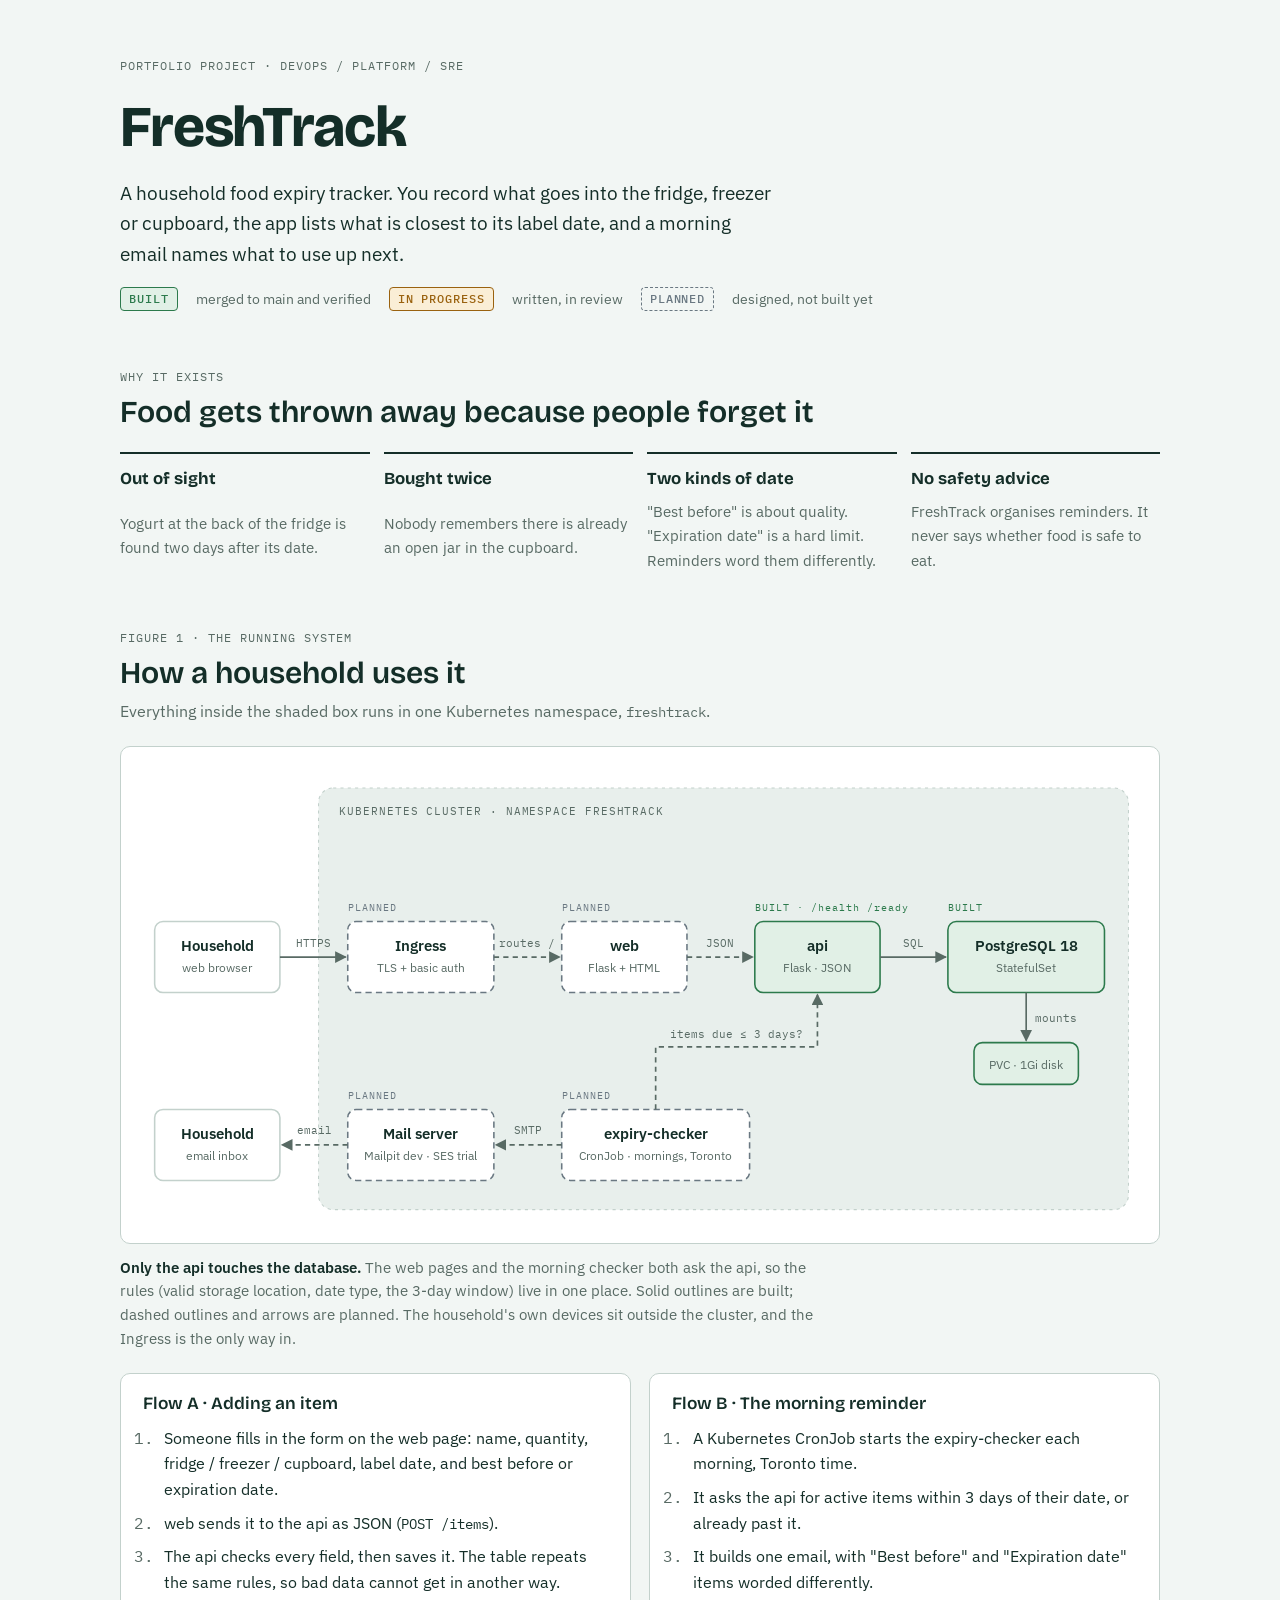
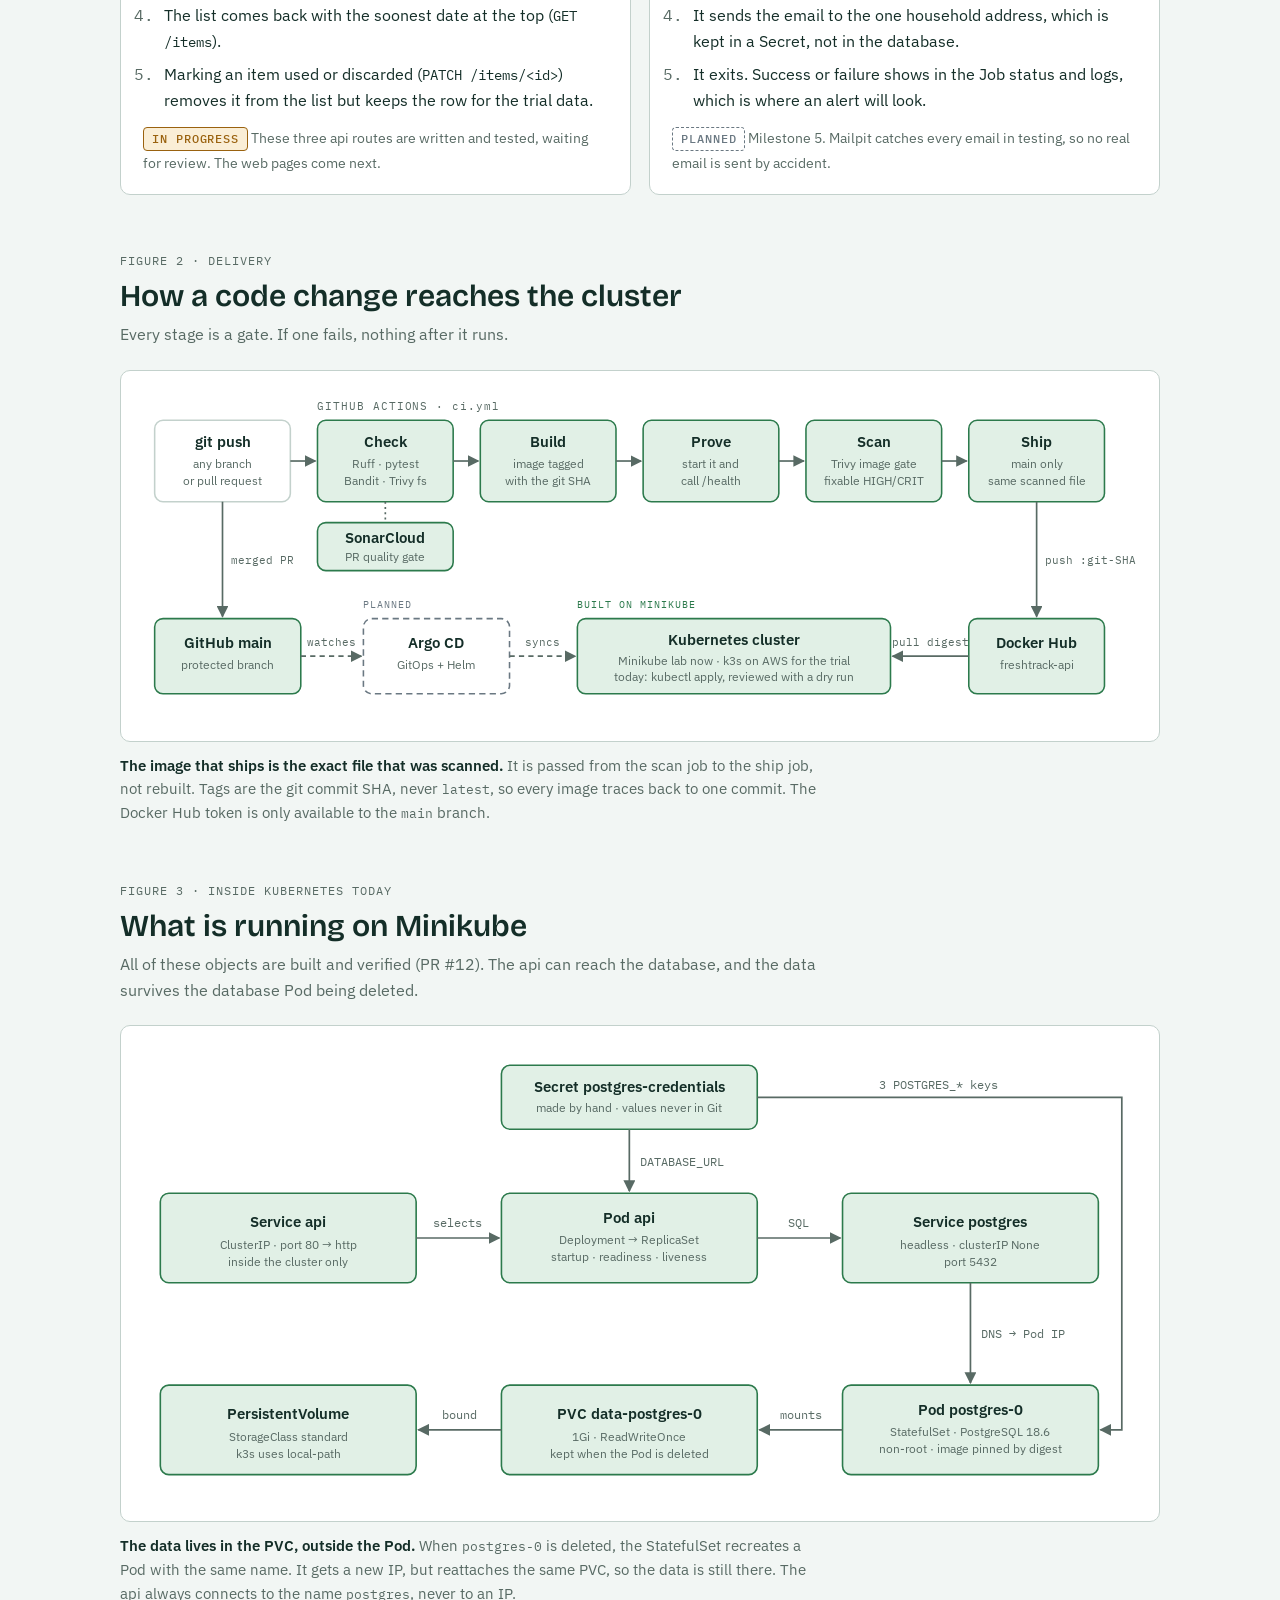
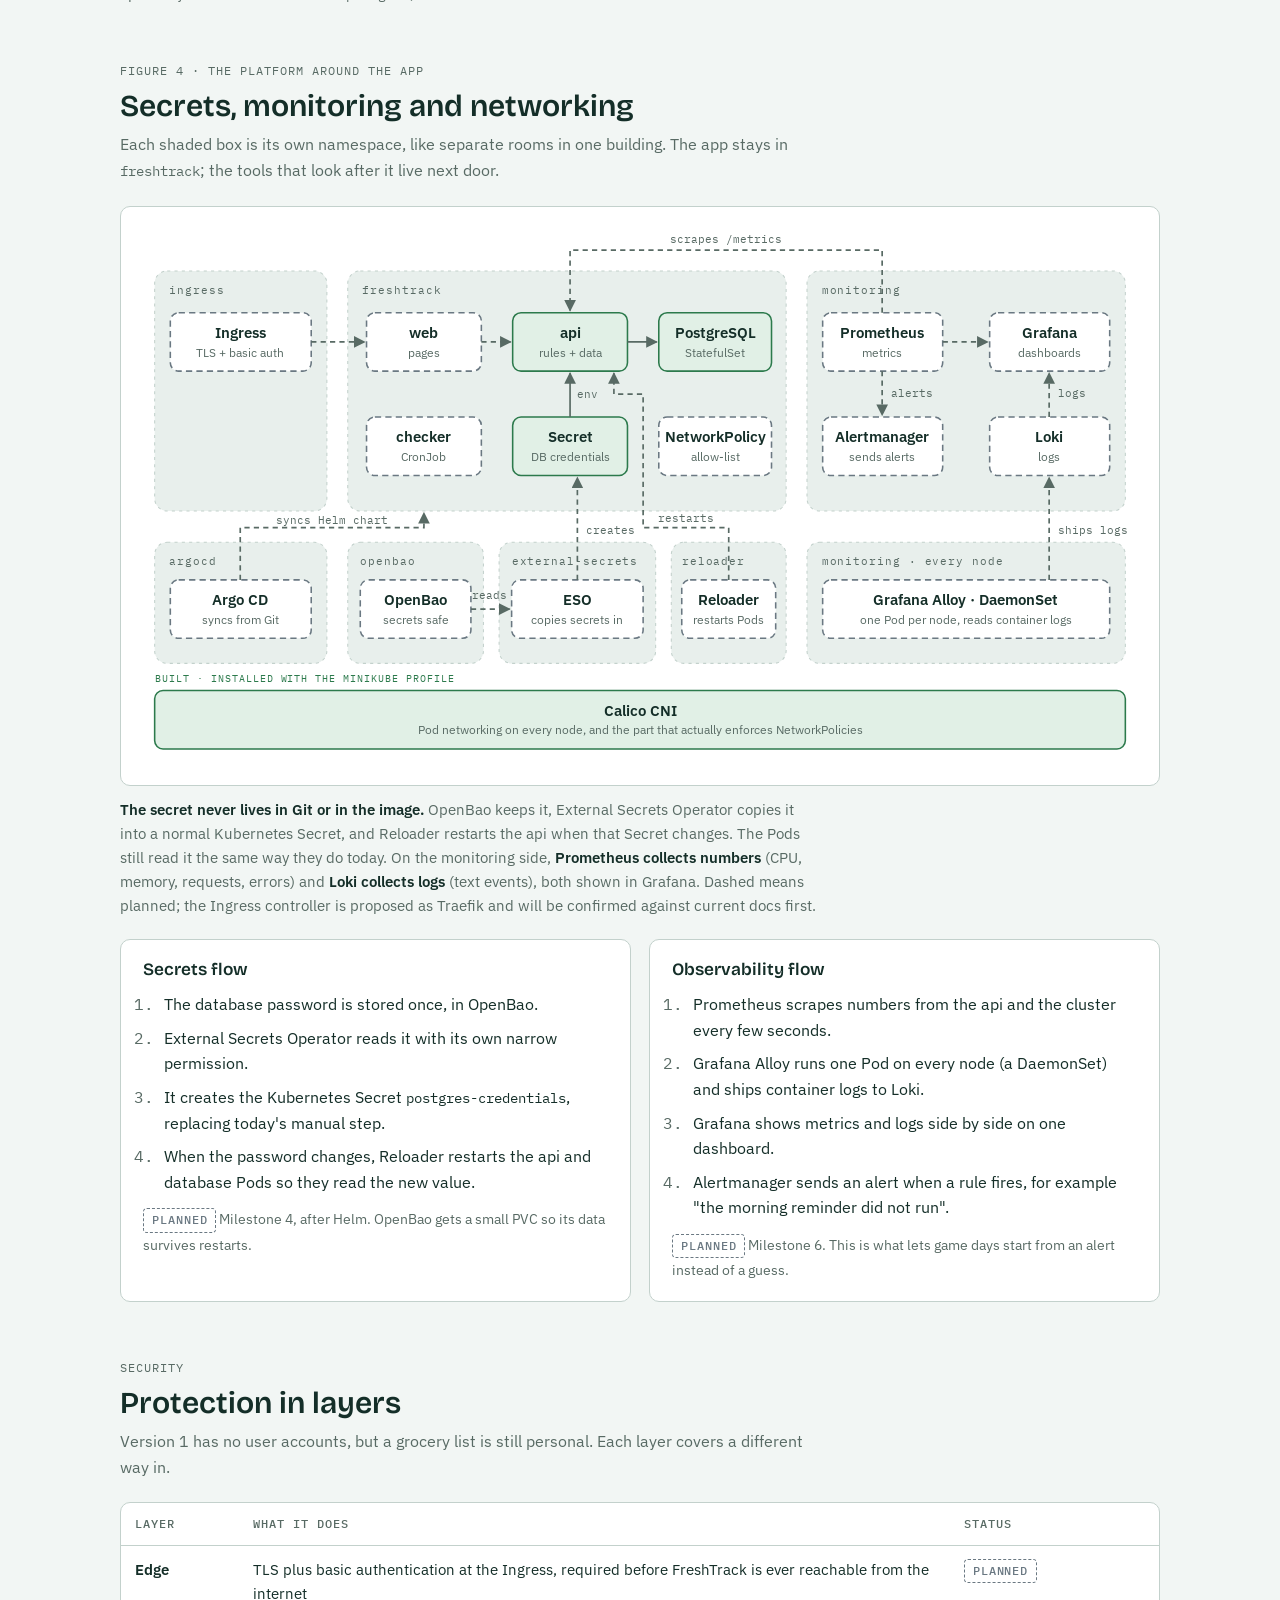
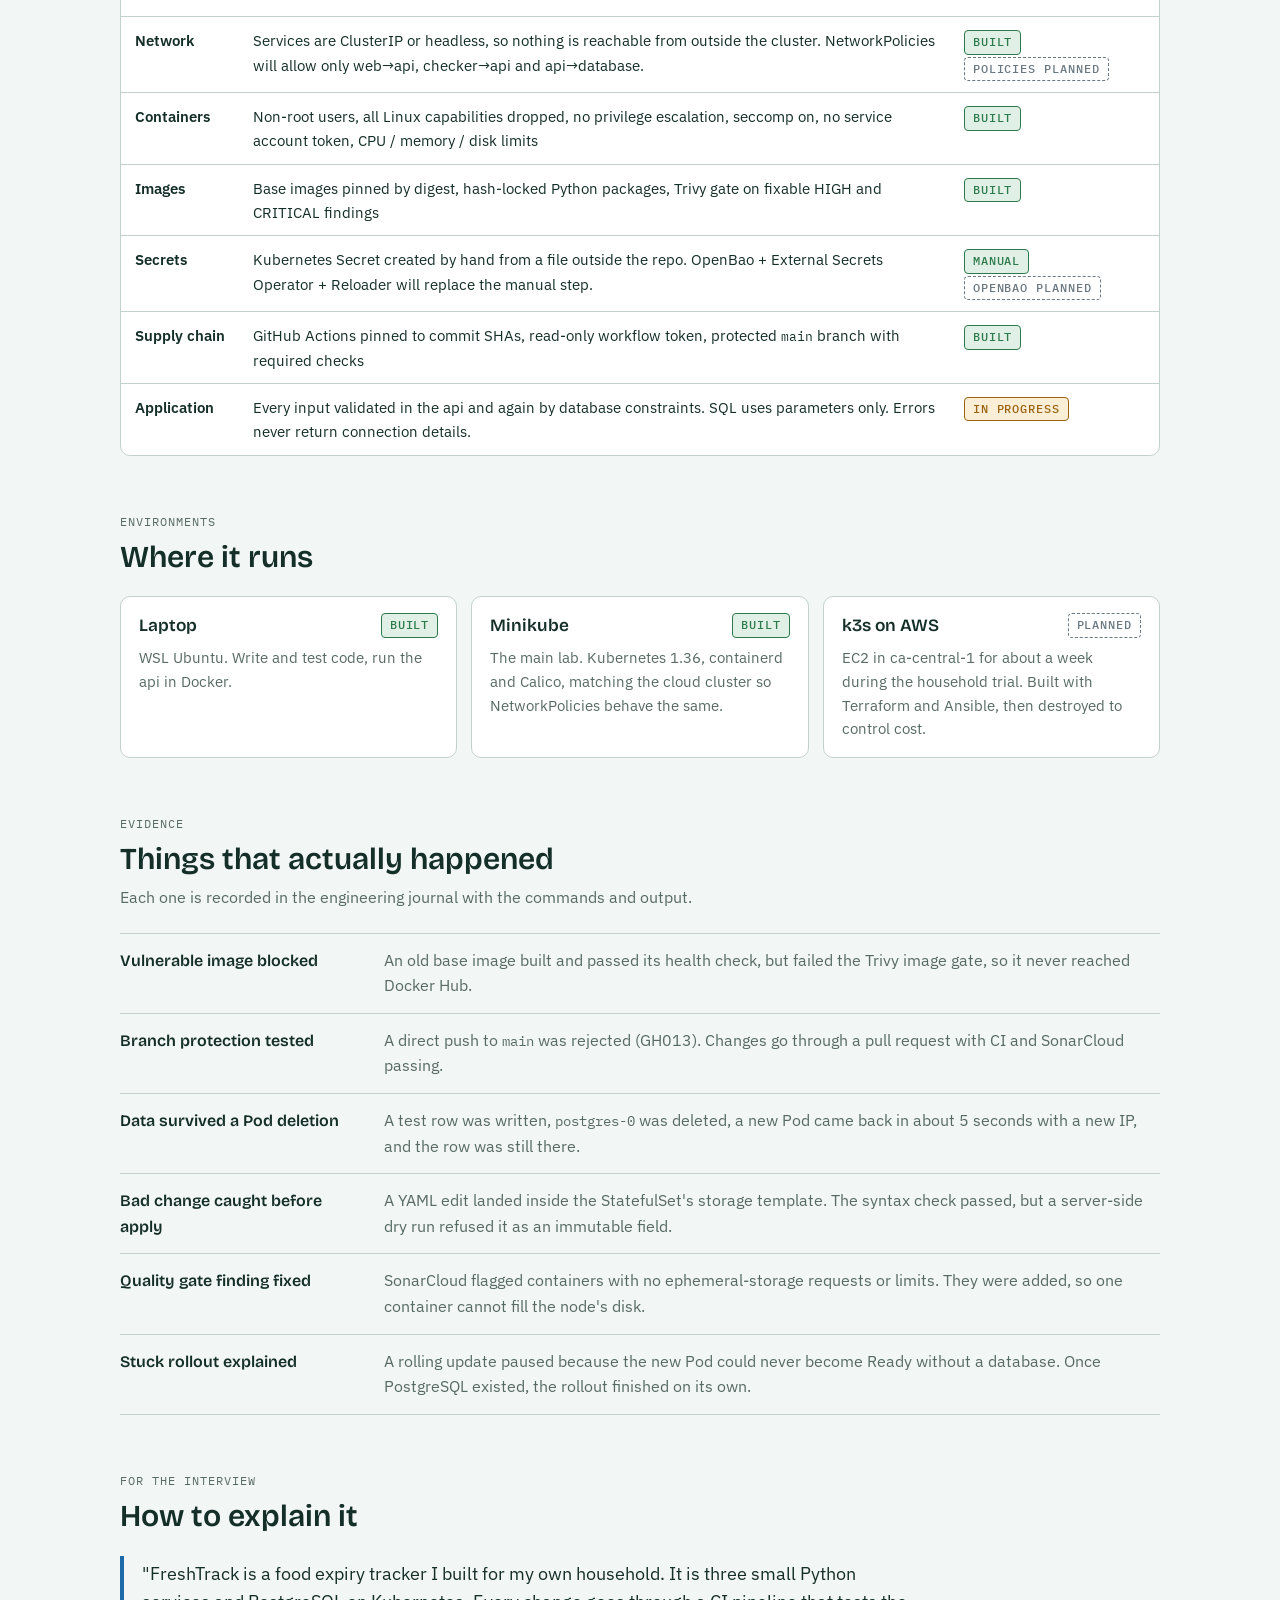
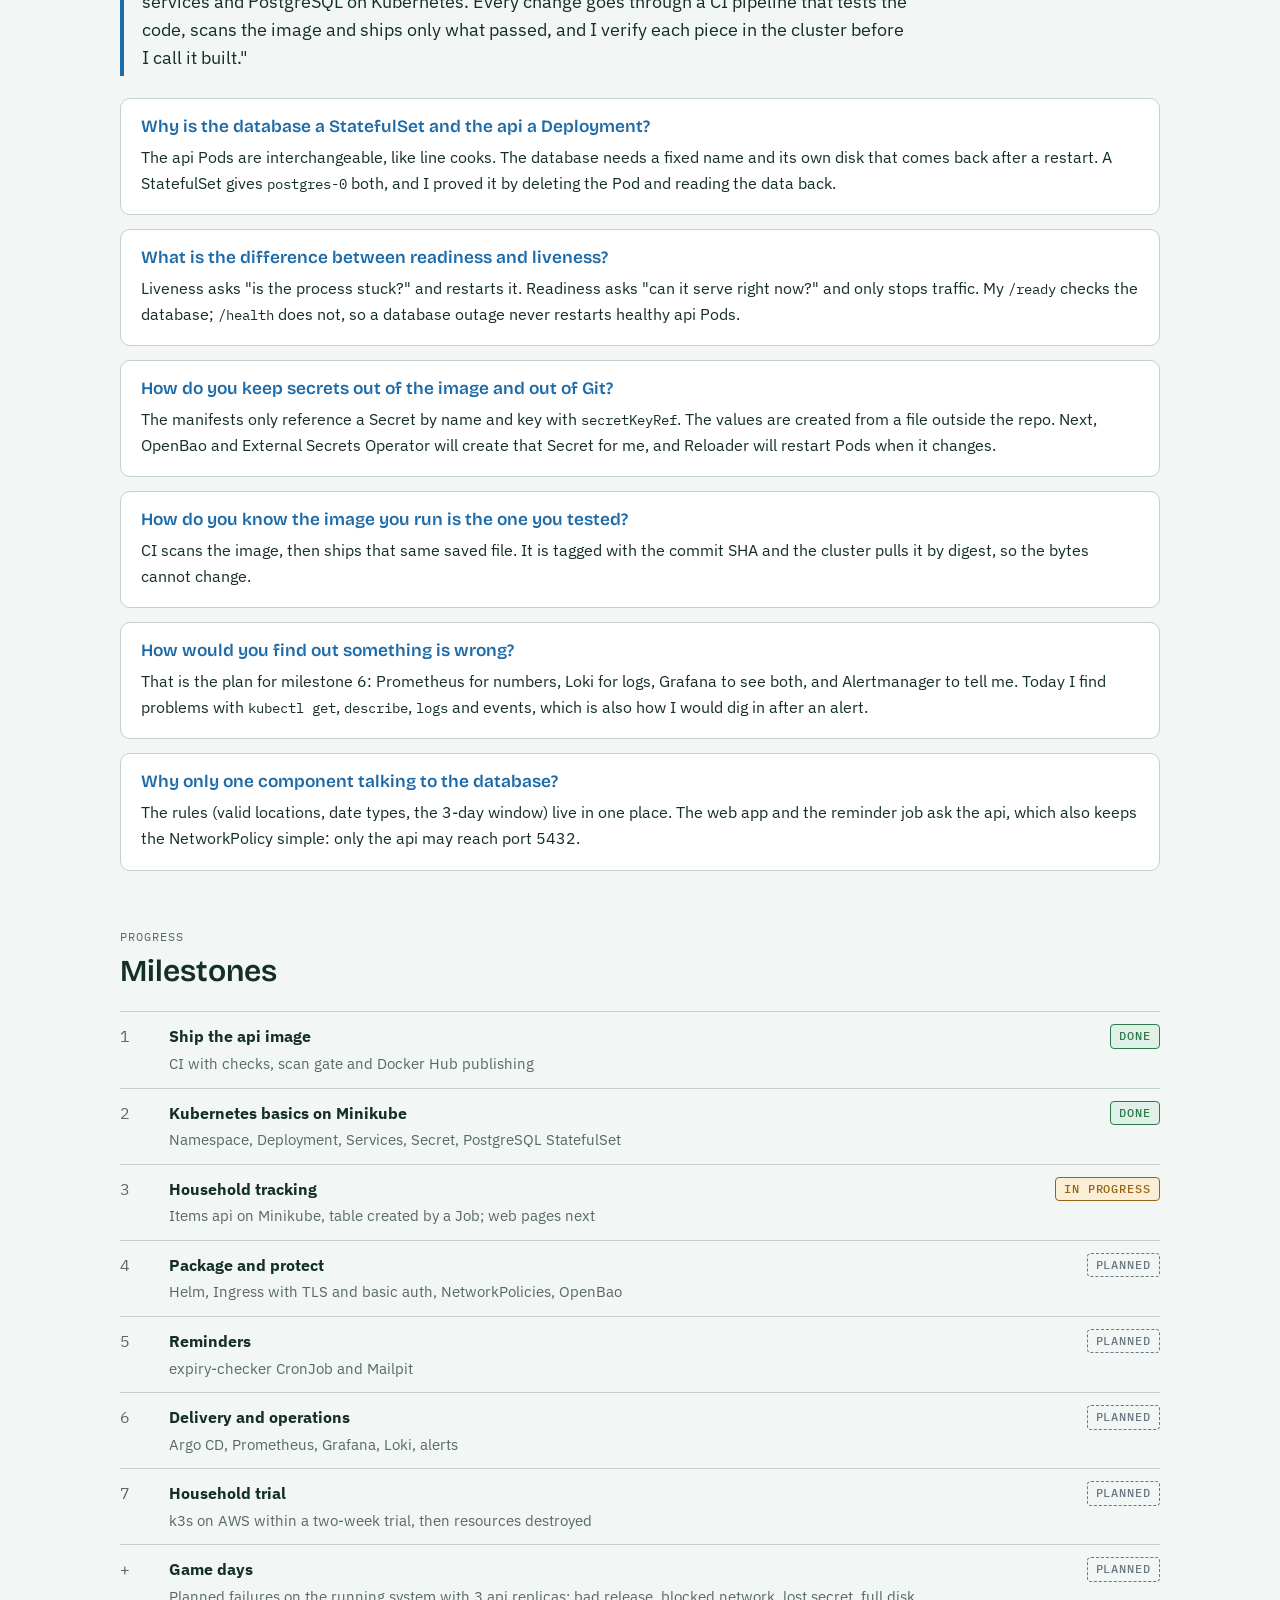
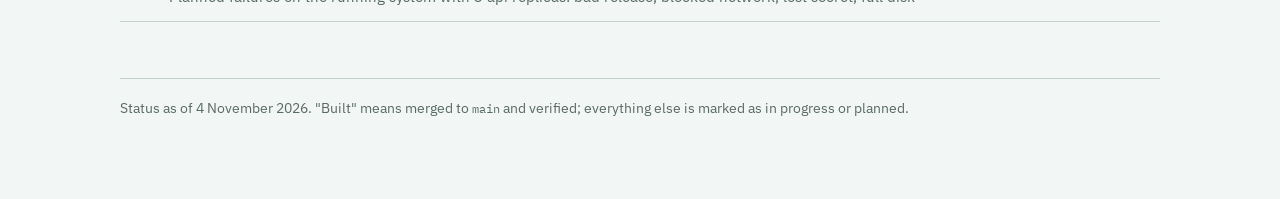
<file: docs/system-map.html>
<!doctype html>
<html lang="en">
<head>
<meta charset="utf-8">
<meta name="viewport" content="width=device-width, initial-scale=1, viewport-fit=cover">
<title>FreshTrack System Map</title>
<link rel="preconnect" href="https://fonts.googleapis.com">
<link rel="preconnect" href="https://fonts.gstatic.com" crossorigin>
<link rel="stylesheet" href="https://fonts.googleapis.com/css2?family=Bricolage+Grotesque:opsz,wght@12..96,600;12..96,750&family=IBM+Plex+Sans:wght@400;500;600&family=IBM+Plex+Mono:wght@400;500&display=swap">
<style>
/* Layout: one reading column with wide figures; cold-chain greens, status shown like date stickers. */
:root {
  --bg: #F2F6F4;
  --surface: #FFFFFF;
  --zone: #E8EFEC;
  --ink: #142E28;
  --muted: #586A64;
  --line: #C3D1CC;
  --accent: #1D6AA8;
  --built: #2C7A4C;
  --built-bg: #E1F0E6;
  --prog: #9A620F;
  --prog-bg: #FAEED6;
  --planned: #6A7882;
  --display: "Bricolage Grotesque", "Segoe UI", system-ui, sans-serif;
  --body: "IBM Plex Sans", "Segoe UI", system-ui, sans-serif;
  --mono: "IBM Plex Mono", ui-monospace, "SFMono-Regular", Menlo, monospace;
}
@media (prefers-color-scheme: dark) {
  :root:not([data-theme="light"]) {
    --bg: #0E1614; --surface: #15201D; --zone: #121C19; --ink: #E2ECE8; --muted: #93A59F;
    --line: #2D3D38; --accent: #74B6EC; --built: #72CF98; --built-bg: #16301F;
    --prog: #E7B65C; --prog-bg: #36290F; --planned: #8E9CA6; color-scheme: dark;
  }
}
:root[data-theme="dark"] {
  --bg: #0E1614; --surface: #15201D; --zone: #121C19; --ink: #E2ECE8; --muted: #93A59F;
  --line: #2D3D38; --accent: #74B6EC; --built: #72CF98; --built-bg: #16301F;
  --prog: #E7B65C; --prog-bg: #36290F; --planned: #8E9CA6; color-scheme: dark;
}

body {
  background: var(--bg);
  color: var(--ink);
  font-family: var(--body);
  font-size: 16px;
  line-height: 1.6;
}
.page {
  max-width: 1040px;
  margin: 0 auto;
  padding-left: max(16px, env(safe-area-inset-left, 0px));
  padding-right: max(16px, env(safe-area-inset-right, 0px));
  padding-block: 48px 72px;
  display: grid;
  gap: 56px;
}
h1, h2, h3 { font-family: var(--display); line-height: 1.15; text-wrap: balance; margin: 0; }
h1 { font-size: clamp(2.4rem, 6vw, 3.6rem); font-weight: 750; letter-spacing: -0.02em; }
h2 { font-size: clamp(1.45rem, 3vw, 1.9rem); font-weight: 600; }
h3 { font-size: 1.08rem; font-weight: 600; }
p { margin: 0; }
.prose { max-width: 68ch; display: grid; gap: 14px; }
.eyebrow {
  font-family: var(--mono); font-size: 0.78rem; letter-spacing: 0.08em;
  text-transform: uppercase; color: var(--muted);
}
code, .mono { font-family: var(--mono); font-size: 0.88em; }
section { display: grid; gap: 22px; }
.head { display: grid; gap: 8px; max-width: 70ch; }
.head p { color: var(--muted); }

/* Hero */
.hero { display: grid; gap: 18px; }
.lede { font-size: 1.18rem; max-width: 60ch; }
.legend { display: flex; flex-wrap: wrap; gap: 10px 18px; align-items: center; font-size: 0.9rem; color: var(--muted); }

/* Status stickers, like a date label on a package */
.tag {
  display: inline-flex; align-items: center; gap: 6px;
  font-family: var(--mono); font-size: 0.72rem; font-weight: 500;
  letter-spacing: 0.08em; text-transform: uppercase;
  padding: 2px 8px; border-radius: 4px; border: 1.5px solid; white-space: nowrap;
}
.tag.built { color: var(--built); background: var(--built-bg); border-color: var(--built); }
.tag.prog { color: var(--prog); background: var(--prog-bg); border-color: var(--prog); }
.tag.planned { color: var(--planned); border-style: dashed; border-color: var(--planned); background: transparent; }

/* Problem strip */
.facts { display: grid; grid-template-columns: repeat(auto-fit, minmax(220px, 1fr)); gap: 14px; }
.fact { border-top: 2px solid var(--ink); padding-top: 12px; display: grid; gap: 6px; }
.fact strong { font-family: var(--display); font-size: 1.05rem; }
.fact span { color: var(--muted); font-size: 0.95rem; }

/* Figures */
figure { margin: 0; display: grid; gap: 12px; }
.fig-box {
  background: var(--surface); border: 1px solid var(--line); border-radius: 10px;
  padding: 18px; overflow-x: auto;
}
.fig-box svg { display: block; width: 100%; min-width: 680px; height: auto; }
figcaption { color: var(--muted); font-size: 0.93rem; max-width: 78ch; }
figcaption b { color: var(--ink); font-weight: 600; }

svg text { font-family: var(--body); fill: var(--ink); }
svg .t-name { font-size: 14px; font-weight: 600; }
svg .t-sub { font-size: 11.5px; fill: var(--muted); }
svg .t-edge { font-family: var(--mono); font-size: 11px; fill: var(--muted); }
svg .t-zone { font-family: var(--mono); font-size: 11px; letter-spacing: 0.08em; fill: var(--muted); }
svg .t-tag { font-family: var(--mono); font-size: 9.5px; letter-spacing: 0.1em; }
svg .zone { fill: var(--zone); stroke: var(--line); stroke-dasharray: 3 4; }
svg .n rect { fill: var(--surface); stroke: var(--line); stroke-width: 1.5; }
svg .n.built rect { fill: var(--built-bg); stroke: var(--built); }
svg .n.prog rect { fill: var(--prog-bg); stroke: var(--prog); }
svg .n.planned rect { fill: var(--surface); stroke: var(--planned); stroke-dasharray: 6 4; }
svg .t-tag.built { fill: var(--built); }
svg .t-tag.prog { fill: var(--prog); }
svg .t-tag.planned { fill: var(--planned); }
svg .e { stroke: var(--muted); stroke-width: 1.6; fill: none; }
svg .e.planned { stroke-dasharray: 5 4; }
svg .ah { fill: var(--muted); }

/* Flows */
.two { display: grid; grid-template-columns: repeat(auto-fit, minmax(300px, 1fr)); gap: 18px; }
.panel {
  background: var(--surface); border: 1px solid var(--line); border-radius: 10px;
  padding: 20px 22px; display: grid; gap: 12px; align-content: start; min-width: 0;
}
.panel ol { margin: 0; padding-left: 1.3em; display: grid; gap: 8px; }
.panel li::marker { font-family: var(--mono); color: var(--muted); }
.panel .note { font-size: 0.9rem; color: var(--muted); }

/* Table */
.table-wrap { overflow-x: auto; border: 1px solid var(--line); border-radius: 10px; background: var(--surface); }
table { border-collapse: collapse; width: 100%; min-width: 620px; font-size: 0.95rem; }
th, td { text-align: left; padding: 11px 14px; border-bottom: 1px solid var(--line); vertical-align: top; }
th { font-family: var(--mono); font-size: 0.75rem; letter-spacing: 0.08em; text-transform: uppercase; color: var(--muted); font-weight: 500; }
tr:last-child td { border-bottom: 0; }
td:first-child { font-weight: 600; white-space: nowrap; }

/* Environments */
.envs { display: grid; grid-template-columns: repeat(auto-fit, minmax(240px, 1fr)); gap: 14px; }
.env { border: 1px solid var(--line); border-radius: 10px; padding: 16px 18px; background: var(--surface); display: grid; gap: 8px; align-content: start; }
.env .row { display: flex; justify-content: space-between; gap: 10px; align-items: center; flex-wrap: wrap; }
.env p { color: var(--muted); font-size: 0.93rem; }

/* Evidence */
.evidence { display: grid; gap: 0; border-top: 1px solid var(--line); }
.ev { display: grid; grid-template-columns: minmax(0, 15rem) minmax(0, 1fr); gap: 6px 24px; padding: 14px 0; border-bottom: 1px solid var(--line); }
.ev strong { font-family: var(--display); font-weight: 600; }
.ev p { color: var(--muted); }
@media (max-width: 640px) { .ev { grid-template-columns: 1fr; } }

/* Q&A */
.qa { display: grid; gap: 14px; }
.q { background: var(--surface); border: 1px solid var(--line); border-radius: 10px; padding: 18px 20px; display: grid; gap: 8px; }
.q h3 { color: var(--accent); }
.pitch {
  border-left: 4px solid var(--accent); padding: 4px 0 4px 18px;
  font-size: 1.1rem; max-width: 70ch;
}

/* Roadmap */
.road { list-style: none; margin: 0; padding: 0; display: grid; gap: 0; border-top: 1px solid var(--line); }
.road li { display: grid; grid-template-columns: 2.2rem minmax(0, 1fr) auto; gap: 14px; align-items: start; padding: 12px 0; border-bottom: 1px solid var(--line); }
.road .num { font-family: var(--mono); color: var(--muted); font-variant-numeric: tabular-nums; }
.road .what { display: grid; gap: 2px; }
.road .what span { color: var(--muted); font-size: 0.92rem; }

footer { color: var(--muted); font-size: 0.88rem; border-top: 1px solid var(--line); padding-top: 18px; }
a { color: var(--accent); }
a:focus-visible { outline: 2px solid var(--accent); outline-offset: 2px; }
</style>
</head>
<body>

<div class="page">

  <header class="hero">
    <div class="eyebrow">Portfolio project · DevOps / Platform / SRE</div>
    <h1>FreshTrack</h1>
    <p class="lede">A household food expiry tracker. You record what goes into the fridge, freezer or cupboard, the app lists what is closest to its label date, and a morning email names what to use up next.</p>
    <div class="legend" aria-label="Status legend">
      <span class="tag built">Built</span> merged to main and verified
      <span class="tag prog">In progress</span> written, in review
      <span class="tag planned">Planned</span> designed, not built yet
    </div>
  </header>

  <section>
    <div class="head">
      <div class="eyebrow">Why it exists</div>
      <h2>Food gets thrown away because people forget it</h2>
    </div>
    <div class="facts">
      <div class="fact"><strong>Out of sight</strong><span>Yogurt at the back of the fridge is found two days after its date.</span></div>
      <div class="fact"><strong>Bought twice</strong><span>Nobody remembers there is already an open jar in the cupboard.</span></div>
      <div class="fact"><strong>Two kinds of date</strong><span>"Best before" is about quality. "Expiration date" is a hard limit. Reminders word them differently.</span></div>
      <div class="fact"><strong>No safety advice</strong><span>FreshTrack organises reminders. It never says whether food is safe to eat.</span></div>
    </div>
  </section>

  <section>
    <div class="head">
      <div class="eyebrow">Figure 1 · The running system</div>
      <h2>How a household uses it</h2>
      <p>Everything inside the shaded box runs in one Kubernetes namespace, <code>freshtrack</code>.</p>
    </div>
    <figure>
      <div class="fig-box">
        <svg viewBox="0 0 960 440" role="img" aria-label="A household browser reaches the web app through an Ingress with TLS and basic authentication. The web app calls the api, which is the only part that reads and writes PostgreSQL. A morning CronJob asks the api for items due within three days and sends one email through a mail server to the household inbox.">
          <defs>
            <marker id="a1" viewBox="0 0 10 10" refX="9" refY="5" markerWidth="7" markerHeight="7" orient="auto-start-reverse">
              <path class="ah" d="M0 0 L10 5 L0 10 z"/>
            </marker>
          </defs>
          <rect class="zone" x="172" y="22" width="776" height="404" rx="14"/>
          <text class="t-zone" x="192" y="48">KUBERNETES CLUSTER · NAMESPACE FRESHTRACK</text>

          <!-- Row 1 -->
          <g class="n"><rect x="15" y="150" width="120" height="68" rx="8"/>
            <text class="t-name" x="75" y="178" text-anchor="middle">Household</text>
            <text class="t-sub" x="75" y="198" text-anchor="middle">web browser</text></g>

          <g class="n planned"><rect x="200" y="150" width="140" height="68" rx="8"/>
            <text class="t-tag planned" x="200" y="140">PLANNED</text>
            <text class="t-name" x="270" y="178" text-anchor="middle">Ingress</text>
            <text class="t-sub" x="270" y="198" text-anchor="middle">TLS + basic auth</text></g>

          <g class="n planned"><rect x="405" y="150" width="120" height="68" rx="8"/>
            <text class="t-tag planned" x="405" y="140">PLANNED</text>
            <text class="t-name" x="465" y="178" text-anchor="middle">web</text>
            <text class="t-sub" x="465" y="198" text-anchor="middle">Flask + HTML</text></g>

          <g class="n built"><rect x="590" y="150" width="120" height="68" rx="8"/>
            <text class="t-tag built" x="590" y="140">BUILT · /health /ready</text>
            <text class="t-name" x="650" y="178" text-anchor="middle">api</text>
            <text class="t-sub" x="650" y="198" text-anchor="middle">Flask · JSON</text></g>

          <g class="n built"><rect x="775" y="150" width="150" height="68" rx="8"/>
            <text class="t-tag built" x="775" y="140">BUILT</text>
            <text class="t-name" x="850" y="178" text-anchor="middle">PostgreSQL 18</text>
            <text class="t-sub" x="850" y="198" text-anchor="middle">StatefulSet</text></g>

          <g class="n built"><rect x="800" y="266" width="100" height="40" rx="8"/>
            <text class="t-sub" x="850" y="291" text-anchor="middle">PVC · 1Gi disk</text></g>

          <line class="e" x1="135" y1="184" x2="198" y2="184" marker-end="url(#a1)"/>
          <text class="t-edge" x="167" y="174" text-anchor="middle">HTTPS</text>
          <line class="e planned" x1="340" y1="184" x2="403" y2="184" marker-end="url(#a1)"/>
          <text class="t-edge" x="372" y="174" text-anchor="middle">routes /</text>
          <line class="e planned" x1="525" y1="184" x2="588" y2="184" marker-end="url(#a1)"/>
          <text class="t-edge" x="557" y="174" text-anchor="middle">JSON</text>
          <line class="e" x1="710" y1="184" x2="773" y2="184" marker-end="url(#a1)"/>
          <text class="t-edge" x="742" y="174" text-anchor="middle">SQL</text>
          <line class="e" x1="850" y1="218" x2="850" y2="264" marker-end="url(#a1)"/>
          <text class="t-edge" x="858" y="246">mounts</text>

          <!-- Row 2 -->
          <g class="n"><rect x="15" y="330" width="120" height="68" rx="8"/>
            <text class="t-name" x="75" y="358" text-anchor="middle">Household</text>
            <text class="t-sub" x="75" y="378" text-anchor="middle">email inbox</text></g>

          <g class="n planned"><rect x="200" y="330" width="140" height="68" rx="8"/>
            <text class="t-tag planned" x="200" y="320">PLANNED</text>
            <text class="t-name" x="270" y="358" text-anchor="middle">Mail server</text>
            <text class="t-sub" x="270" y="378" text-anchor="middle">Mailpit dev · SES trial</text></g>

          <g class="n planned"><rect x="405" y="330" width="180" height="68" rx="8"/>
            <text class="t-tag planned" x="405" y="320">PLANNED</text>
            <text class="t-name" x="495" y="358" text-anchor="middle">expiry-checker</text>
            <text class="t-sub" x="495" y="378" text-anchor="middle">CronJob · mornings, Toronto</text></g>

          <path class="e planned" d="M 495 330 L 495 270 L 650 270 L 650 220" marker-end="url(#a1)"/>
          <text class="t-edge" x="572" y="262" text-anchor="middle">items due ≤ 3 days?</text>
          <line class="e planned" x1="405" y1="364" x2="342" y2="364" marker-end="url(#a1)"/>
          <text class="t-edge" x="373" y="354" text-anchor="middle">SMTP</text>
          <line class="e planned" x1="200" y1="364" x2="137" y2="364" marker-end="url(#a1)"/>
          <text class="t-edge" x="168" y="354" text-anchor="middle">email</text>
        </svg>
      </div>
      <figcaption><b>Only the api touches the database.</b> The web pages and the morning checker both ask the api, so the rules (valid storage location, date type, the 3-day window) live in one place. Solid outlines are built; dashed outlines and arrows are planned. The household's own devices sit outside the cluster, and the Ingress is the only way in.</figcaption>
    </figure>

    <div class="two">
      <div class="panel">
        <h3>Flow A · Adding an item</h3>
        <ol>
          <li>Someone fills in the form on the web page: name, quantity, fridge / freezer / cupboard, label date, and best before or expiration date.</li>
          <li>web sends it to the api as JSON (<code>POST /items</code>).</li>
          <li>The api checks every field, then saves it. The table repeats the same rules, so bad data cannot get in another way.</li>
          <li>The list comes back with the soonest date at the top (<code>GET /items</code>).</li>
          <li>Marking an item used or discarded (<code>PATCH /items/&lt;id&gt;</code>) removes it from the list but keeps the row for the trial data.</li>
        </ol>
        <p class="note"><span class="tag prog">In progress</span> These three api routes are written and tested, waiting for review. The web pages come next.</p>
      </div>
      <div class="panel">
        <h3>Flow B · The morning reminder</h3>
        <ol>
          <li>A Kubernetes CronJob starts the expiry-checker each morning, Toronto time.</li>
          <li>It asks the api for active items within 3 days of their date, or already past it.</li>
          <li>It builds one email, with "Best before" and "Expiration date" items worded differently.</li>
          <li>It sends the email to the one household address, which is kept in a Secret, not in the database.</li>
          <li>It exits. Success or failure shows in the Job status and logs, which is where an alert will look.</li>
        </ol>
        <p class="note"><span class="tag planned">Planned</span> Milestone 5. Mailpit catches every email in testing, so no real email is sent by accident.</p>
      </div>
    </div>
  </section>

  <section>
    <div class="head">
      <div class="eyebrow">Figure 2 · Delivery</div>
      <h2>How a code change reaches the cluster</h2>
      <p>Every stage is a gate. If one fails, nothing after it runs.</p>
    </div>
    <figure>
      <div class="fig-box">
        <svg viewBox="0 0 960 320" role="img" aria-label="A git push runs GitHub Actions: Check with Ruff, pytest, Bandit and Trivy, then Build an image tagged with the git SHA, Prove it starts, Scan it with Trivy, and on main only Ship it to Docker Hub. SonarCloud runs alongside as a pull request gate. The cluster pulls the image from Docker Hub. Argo CD syncing from Git is planned; today manifests are applied by hand.">
          <defs>
            <marker id="a2" viewBox="0 0 10 10" refX="9" refY="5" markerWidth="7" markerHeight="7" orient="auto-start-reverse">
              <path class="ah" d="M0 0 L10 5 L0 10 z"/>
            </marker>
          </defs>
          <text class="t-zone" x="171" y="20">GITHUB ACTIONS · ci.yml</text>

          <g class="n"><rect x="15" y="30" width="130" height="78" rx="8"/>
            <text class="t-name" x="80" y="56" text-anchor="middle">git push</text>
            <text class="t-sub" x="80" y="76" text-anchor="middle">any branch</text>
            <text class="t-sub" x="80" y="92" text-anchor="middle">or pull request</text></g>
          <g class="n built"><rect x="171" y="30" width="130" height="78" rx="8"/>
            <text class="t-name" x="236" y="56" text-anchor="middle">Check</text>
            <text class="t-sub" x="236" y="76" text-anchor="middle">Ruff · pytest</text>
            <text class="t-sub" x="236" y="92" text-anchor="middle">Bandit · Trivy fs</text></g>
          <g class="n built"><rect x="327" y="30" width="130" height="78" rx="8"/>
            <text class="t-name" x="392" y="56" text-anchor="middle">Build</text>
            <text class="t-sub" x="392" y="76" text-anchor="middle">image tagged</text>
            <text class="t-sub" x="392" y="92" text-anchor="middle">with the git SHA</text></g>
          <g class="n built"><rect x="483" y="30" width="130" height="78" rx="8"/>
            <text class="t-name" x="548" y="56" text-anchor="middle">Prove</text>
            <text class="t-sub" x="548" y="76" text-anchor="middle">start it and</text>
            <text class="t-sub" x="548" y="92" text-anchor="middle">call /health</text></g>
          <g class="n built"><rect x="639" y="30" width="130" height="78" rx="8"/>
            <text class="t-name" x="704" y="56" text-anchor="middle">Scan</text>
            <text class="t-sub" x="704" y="76" text-anchor="middle">Trivy image gate</text>
            <text class="t-sub" x="704" y="92" text-anchor="middle">fixable HIGH/CRIT</text></g>
          <g class="n built"><rect x="795" y="30" width="130" height="78" rx="8"/>
            <text class="t-name" x="860" y="56" text-anchor="middle">Ship</text>
            <text class="t-sub" x="860" y="76" text-anchor="middle">main only</text>
            <text class="t-sub" x="860" y="92" text-anchor="middle">same scanned file</text></g>

          <line class="e" x1="145" y1="69" x2="169" y2="69" marker-end="url(#a2)"/>
          <line class="e" x1="301" y1="69" x2="325" y2="69" marker-end="url(#a2)"/>
          <line class="e" x1="457" y1="69" x2="481" y2="69" marker-end="url(#a2)"/>
          <line class="e" x1="613" y1="69" x2="637" y2="69" marker-end="url(#a2)"/>
          <line class="e" x1="769" y1="69" x2="793" y2="69" marker-end="url(#a2)"/>

          <g class="n built"><rect x="171" y="128" width="130" height="46" rx="8"/>
            <text class="t-name" x="236" y="148" text-anchor="middle">SonarCloud</text>
            <text class="t-sub" x="236" y="165" text-anchor="middle">PR quality gate</text></g>
          <line class="e" x1="236" y1="108" x2="236" y2="126" stroke-dasharray="2 3"/>

          <!-- Row 2 -->
          <g class="n built"><rect x="15" y="220" width="140" height="72" rx="8"/>
            <text class="t-name" x="85" y="248" text-anchor="middle">GitHub main</text>
            <text class="t-sub" x="85" y="268" text-anchor="middle">protected branch</text></g>
          <g class="n planned"><rect x="215" y="220" width="140" height="72" rx="8"/>
            <text class="t-tag planned" x="215" y="210">PLANNED</text>
            <text class="t-name" x="285" y="248" text-anchor="middle">Argo CD</text>
            <text class="t-sub" x="285" y="268" text-anchor="middle">GitOps + Helm</text></g>
          <g class="n built"><rect x="420" y="220" width="300" height="72" rx="8"/>
            <text class="t-tag built" x="420" y="210">BUILT ON MINIKUBE</text>
            <text class="t-name" x="570" y="245" text-anchor="middle">Kubernetes cluster</text>
            <text class="t-sub" x="570" y="264" text-anchor="middle">Minikube lab now · k3s on AWS for the trial</text>
            <text class="t-sub" x="570" y="280" text-anchor="middle">today: kubectl apply, reviewed with a dry run</text></g>
          <g class="n built"><rect x="795" y="220" width="130" height="72" rx="8"/>
            <text class="t-name" x="860" y="248" text-anchor="middle">Docker Hub</text>
            <text class="t-sub" x="860" y="268" text-anchor="middle">freshtrack-api</text></g>

          <line class="e" x1="80" y1="108" x2="80" y2="218" marker-end="url(#a2)"/>
          <text class="t-edge" x="88" y="168">merged PR</text>
          <line class="e" x1="860" y1="108" x2="860" y2="218" marker-end="url(#a2)"/>
          <text class="t-edge" x="868" y="168">push :git-SHA</text>
          <line class="e planned" x1="155" y1="256" x2="213" y2="256" marker-end="url(#a2)"/>
          <text class="t-edge" x="184" y="246" text-anchor="middle">watches</text>
          <line class="e planned" x1="355" y1="256" x2="418" y2="256" marker-end="url(#a2)"/>
          <text class="t-edge" x="387" y="246" text-anchor="middle">syncs</text>
          <line class="e" x1="795" y1="256" x2="722" y2="256" marker-end="url(#a2)"/>
          <text class="t-edge" x="758" y="246" text-anchor="middle">pull digest</text>
        </svg>
      </div>
      <figcaption><b>The image that ships is the exact file that was scanned.</b> It is passed from the scan job to the ship job, not rebuilt. Tags are the git commit SHA, never <code>latest</code>, so every image traces back to one commit. The Docker Hub token is only available to the <code>main</code> branch.</figcaption>
    </figure>
  </section>

  <section>
    <div class="head">
      <div class="eyebrow">Figure 3 · Inside Kubernetes today</div>
      <h2>What is running on Minikube</h2>
      <p>All of these objects are built and verified (PR #12). The api can reach the database, and the data survives the database Pod being deleted.</p>
    </div>
    <figure>
      <div class="fig-box">
        <svg viewBox="0 0 940 430" role="img" aria-label="The api Service selects the api Pod, created by a Deployment and ReplicaSet. The api Pod connects to the headless postgres Service, which resolves to Pod postgres-0 from a StatefulSet. postgres-0 mounts PVC data-postgres-0, bound to a PersistentVolume from the standard StorageClass. A Secret supplies DATABASE_URL to the api and three POSTGRES keys to the database.">
          <defs>
            <marker id="a3" viewBox="0 0 10 10" refX="9" refY="5" markerWidth="7" markerHeight="7" orient="auto-start-reverse">
              <path class="ah" d="M0 0 L10 5 L0 10 z"/>
            </marker>
          </defs>

          <g class="n built"><rect x="340" y="20" width="240" height="60" rx="8"/>
            <text class="t-name" x="460" y="45" text-anchor="middle">Secret postgres-credentials</text>
            <text class="t-sub" x="460" y="64" text-anchor="middle">made by hand · values never in Git</text></g>

          <g class="n built"><rect x="20" y="140" width="240" height="84" rx="8"/>
            <text class="t-name" x="140" y="172" text-anchor="middle">Service api</text>
            <text class="t-sub" x="140" y="192" text-anchor="middle">ClusterIP · port 80 → http</text>
            <text class="t-sub" x="140" y="208" text-anchor="middle">inside the cluster only</text></g>
          <g class="n built"><rect x="340" y="140" width="240" height="84" rx="8"/>
            <text class="t-name" x="460" y="168" text-anchor="middle">Pod api</text>
            <text class="t-sub" x="460" y="188" text-anchor="middle">Deployment → ReplicaSet</text>
            <text class="t-sub" x="460" y="204" text-anchor="middle">startup · readiness · liveness</text></g>
          <g class="n built"><rect x="660" y="140" width="240" height="84" rx="8"/>
            <text class="t-name" x="780" y="172" text-anchor="middle">Service postgres</text>
            <text class="t-sub" x="780" y="192" text-anchor="middle">headless · clusterIP None</text>
            <text class="t-sub" x="780" y="208" text-anchor="middle">port 5432</text></g>

          <g class="n built"><rect x="660" y="320" width="240" height="84" rx="8"/>
            <text class="t-name" x="780" y="348" text-anchor="middle">Pod postgres-0</text>
            <text class="t-sub" x="780" y="368" text-anchor="middle">StatefulSet · PostgreSQL 18.6</text>
            <text class="t-sub" x="780" y="384" text-anchor="middle">non-root · image pinned by digest</text></g>
          <g class="n built"><rect x="340" y="320" width="240" height="84" rx="8"/>
            <text class="t-name" x="460" y="352" text-anchor="middle">PVC data-postgres-0</text>
            <text class="t-sub" x="460" y="372" text-anchor="middle">1Gi · ReadWriteOnce</text>
            <text class="t-sub" x="460" y="388" text-anchor="middle">kept when the Pod is deleted</text></g>
          <g class="n built"><rect x="20" y="320" width="240" height="84" rx="8"/>
            <text class="t-name" x="140" y="352" text-anchor="middle">PersistentVolume</text>
            <text class="t-sub" x="140" y="372" text-anchor="middle">StorageClass standard</text>
            <text class="t-sub" x="140" y="388" text-anchor="middle">k3s uses local-path</text></g>

          <line class="e" x1="460" y1="80" x2="460" y2="138" marker-end="url(#a3)"/>
          <text class="t-edge" x="470" y="114">DATABASE_URL</text>
          <path class="e" d="M 580 50 L 922 50 L 922 362 L 902 362" marker-end="url(#a3)"/>
          <text class="t-edge" x="750" y="42" text-anchor="middle">3 POSTGRES_* keys</text>

          <line class="e" x1="260" y1="182" x2="338" y2="182" marker-end="url(#a3)"/>
          <text class="t-edge" x="299" y="172" text-anchor="middle">selects</text>
          <line class="e" x1="580" y1="182" x2="658" y2="182" marker-end="url(#a3)"/>
          <text class="t-edge" x="619" y="172" text-anchor="middle">SQL</text>
          <line class="e" x1="780" y1="224" x2="780" y2="318" marker-end="url(#a3)"/>
          <text class="t-edge" x="790" y="276">DNS → Pod IP</text>
          <line class="e" x1="660" y1="362" x2="582" y2="362" marker-end="url(#a3)"/>
          <text class="t-edge" x="621" y="352" text-anchor="middle">mounts</text>
          <line class="e" x1="340" y1="362" x2="262" y2="362" marker-end="url(#a3)"/>
          <text class="t-edge" x="301" y="352" text-anchor="middle">bound</text>
        </svg>
      </div>
      <figcaption><b>The data lives in the PVC, outside the Pod.</b> When <code>postgres-0</code> is deleted, the StatefulSet recreates a Pod with the same name. It gets a new IP, but reattaches the same PVC, so the data is still there. The api always connects to the name <code>postgres</code>, never to an IP.</figcaption>
    </figure>
  </section>

  <section>
    <div class="head">
      <div class="eyebrow">Figure 4 · The platform around the app</div>
      <h2>Secrets, monitoring and networking</h2>
      <p>Each shaded box is its own namespace, like separate rooms in one building. The app stays in <code>freshtrack</code>; the tools that look after it live next door.</p>
    </div>
    <figure>
      <div class="fig-box">
        <svg viewBox="0 0 960 520" role="img" aria-label="Namespaces in the cluster. An Ingress controller routes to web in the freshtrack namespace. OpenBao holds secrets, External Secrets Operator reads them and creates the Kubernetes Secret used by the api, and Reloader restarts the api when it changes. Argo CD syncs the Helm chart. Prometheus scrapes api metrics and sends alerts to Alertmanager; Grafana Alloy runs on every node and ships logs to Loki; Grafana shows both. Calico provides Pod networking on every node and enforces NetworkPolicies.">
          <defs>
            <marker id="a4" viewBox="0 0 10 10" refX="9" refY="5" markerWidth="7" markerHeight="7" orient="auto-start-reverse">
              <path class="ah" d="M0 0 L10 5 L0 10 z"/>
            </marker>
          </defs>

          <!-- Namespaces, top row -->
          <rect class="zone" x="15" y="44" width="165" height="230" rx="12"/>
          <text class="t-zone" x="29" y="66">ingress</text>
          <rect class="zone" x="200" y="44" width="420" height="230" rx="12"/>
          <text class="t-zone" x="214" y="66">freshtrack</text>
          <rect class="zone" x="640" y="44" width="305" height="230" rx="12"/>
          <text class="t-zone" x="654" y="66">monitoring</text>

          <!-- Namespaces, bottom row -->
          <rect class="zone" x="15" y="304" width="165" height="116" rx="12"/>
          <text class="t-zone" x="29" y="326">argocd</text>
          <rect class="zone" x="200" y="304" width="130" height="116" rx="12"/>
          <text class="t-zone" x="212" y="326">openbao</text>
          <rect class="zone" x="345" y="304" width="150" height="116" rx="12"/>
          <text class="t-zone" x="357" y="326">external-secrets</text>
          <rect class="zone" x="510" y="304" width="110" height="116" rx="12"/>
          <text class="t-zone" x="520" y="326">reloader</text>
          <rect class="zone" x="640" y="304" width="305" height="116" rx="12"/>
          <text class="t-zone" x="654" y="326">monitoring · every node</text>

          <!-- ingress -->
          <g class="n planned"><rect x="30" y="84" width="135" height="56" rx="8"/>
            <text class="t-name" x="97" y="108" text-anchor="middle">Ingress</text>
            <text class="t-sub" x="97" y="126" text-anchor="middle">TLS + basic auth</text></g>

          <!-- freshtrack -->
          <g class="n planned"><rect x="218" y="84" width="110" height="56" rx="8"/>
            <text class="t-name" x="273" y="108" text-anchor="middle">web</text>
            <text class="t-sub" x="273" y="126" text-anchor="middle">pages</text></g>
          <g class="n built"><rect x="358" y="84" width="110" height="56" rx="8"/>
            <text class="t-name" x="413" y="108" text-anchor="middle">api</text>
            <text class="t-sub" x="413" y="126" text-anchor="middle">rules + data</text></g>
          <g class="n built"><rect x="498" y="84" width="108" height="56" rx="8"/>
            <text class="t-name" x="552" y="108" text-anchor="middle">PostgreSQL</text>
            <text class="t-sub" x="552" y="126" text-anchor="middle">StatefulSet</text></g>
          <g class="n planned"><rect x="218" y="184" width="110" height="56" rx="8"/>
            <text class="t-name" x="273" y="208" text-anchor="middle">checker</text>
            <text class="t-sub" x="273" y="226" text-anchor="middle">CronJob</text></g>
          <g class="n built"><rect x="358" y="184" width="110" height="56" rx="8"/>
            <text class="t-name" x="413" y="208" text-anchor="middle">Secret</text>
            <text class="t-sub" x="413" y="226" text-anchor="middle">DB credentials</text></g>
          <g class="n planned"><rect x="498" y="184" width="108" height="56" rx="8"/>
            <text class="t-name" x="552" y="208" text-anchor="middle">NetworkPolicy</text>
            <text class="t-sub" x="552" y="226" text-anchor="middle">allow-list</text></g>

          <!-- monitoring -->
          <g class="n planned"><rect x="655" y="84" width="115" height="56" rx="8"/>
            <text class="t-name" x="712" y="108" text-anchor="middle">Prometheus</text>
            <text class="t-sub" x="712" y="126" text-anchor="middle">metrics</text></g>
          <g class="n planned"><rect x="815" y="84" width="115" height="56" rx="8"/>
            <text class="t-name" x="872" y="108" text-anchor="middle">Grafana</text>
            <text class="t-sub" x="872" y="126" text-anchor="middle">dashboards</text></g>
          <g class="n planned"><rect x="655" y="184" width="115" height="56" rx="8"/>
            <text class="t-name" x="712" y="208" text-anchor="middle">Alertmanager</text>
            <text class="t-sub" x="712" y="226" text-anchor="middle">sends alerts</text></g>
          <g class="n planned"><rect x="815" y="184" width="115" height="56" rx="8"/>
            <text class="t-name" x="872" y="208" text-anchor="middle">Loki</text>
            <text class="t-sub" x="872" y="226" text-anchor="middle">logs</text></g>

          <!-- bottom row tools -->
          <g class="n planned"><rect x="30" y="340" width="135" height="56" rx="8"/>
            <text class="t-name" x="97" y="364" text-anchor="middle">Argo CD</text>
            <text class="t-sub" x="97" y="382" text-anchor="middle">syncs from Git</text></g>
          <g class="n planned"><rect x="212" y="340" width="106" height="56" rx="8"/>
            <text class="t-name" x="265" y="364" text-anchor="middle">OpenBao</text>
            <text class="t-sub" x="265" y="382" text-anchor="middle">secrets safe</text></g>
          <g class="n planned"><rect x="357" y="340" width="126" height="56" rx="8"/>
            <text class="t-name" x="420" y="364" text-anchor="middle">ESO</text>
            <text class="t-sub" x="420" y="382" text-anchor="middle">copies secrets in</text></g>
          <g class="n planned"><rect x="520" y="340" width="90" height="56" rx="8"/>
            <text class="t-name" x="565" y="364" text-anchor="middle">Reloader</text>
            <text class="t-sub" x="565" y="382" text-anchor="middle">restarts Pods</text></g>
          <g class="n planned"><rect x="655" y="340" width="275" height="56" rx="8"/>
            <text class="t-name" x="792" y="364" text-anchor="middle">Grafana Alloy · DaemonSet</text>
            <text class="t-sub" x="792" y="382" text-anchor="middle">one Pod per node, reads container logs</text></g>

          <!-- Calico under everything -->
          <g class="n built"><rect x="15" y="446" width="930" height="56" rx="8"/>
            <text class="t-tag built" x="15" y="438">BUILT · INSTALLED WITH THE MINIKUBE PROFILE</text>
            <text class="t-name" x="480" y="470" text-anchor="middle">Calico CNI</text>
            <text class="t-sub" x="480" y="488" text-anchor="middle">Pod networking on every node, and the part that actually enforces NetworkPolicies</text></g>

          <!-- request path -->
          <line class="e planned" x1="165" y1="112" x2="216" y2="112" marker-end="url(#a4)"/>
          <line class="e planned" x1="328" y1="112" x2="356" y2="112" marker-end="url(#a4)"/>
          <line class="e" x1="468" y1="112" x2="496" y2="112" marker-end="url(#a4)"/>
          <line class="e" x1="413" y1="184" x2="413" y2="142" marker-end="url(#a4)"/>
          <text class="t-edge" x="420" y="166">env</text>

          <!-- secrets flow -->
          <line class="e planned" x1="318" y1="368" x2="355" y2="368" marker-end="url(#a4)"/>
          <text class="t-edge" x="336" y="358" text-anchor="middle">reads</text>
          <line class="e planned" x1="420" y1="340" x2="420" y2="242" marker-end="url(#a4)"/>
          <text class="t-edge" x="428" y="296">creates</text>
          <path class="e planned" d="M 565 340 L 565 290 L 483 290 L 483 162 L 455 162 L 455 142" marker-end="url(#a4)"/>
          <text class="t-edge" x="524" y="285" text-anchor="middle">restarts</text>

          <!-- GitOps -->
          <path class="e planned" d="M 97 340 L 97 290 L 273 290 L 273 276" marker-end="url(#a4)"/>
          <text class="t-edge" x="185" y="286" text-anchor="middle">syncs Helm chart</text>

          <!-- monitoring flows -->
          <path class="e planned" d="M 712 84 L 712 24 L 413 24 L 413 82" marker-end="url(#a4)"/>
          <text class="t-edge" x="562" y="17" text-anchor="middle">scrapes /metrics</text>
          <line class="e planned" x1="770" y1="112" x2="813" y2="112" marker-end="url(#a4)"/>
          <line class="e planned" x1="712" y1="140" x2="712" y2="182" marker-end="url(#a4)"/>
          <text class="t-edge" x="720" y="165">alerts</text>
          <line class="e planned" x1="872" y1="184" x2="872" y2="142" marker-end="url(#a4)"/>
          <text class="t-edge" x="880" y="165">logs</text>
          <line class="e planned" x1="872" y1="340" x2="872" y2="242" marker-end="url(#a4)"/>
          <text class="t-edge" x="880" y="296">ships logs</text>
        </svg>
      </div>
      <figcaption><b>The secret never lives in Git or in the image.</b> OpenBao keeps it, External Secrets Operator copies it into a normal Kubernetes Secret, and Reloader restarts the api when that Secret changes. The Pods still read it the same way they do today. On the monitoring side, <b>Prometheus collects numbers</b> (CPU, memory, requests, errors) and <b>Loki collects logs</b> (text events), both shown in Grafana. Dashed means planned; the Ingress controller is proposed as Traefik and will be confirmed against current docs first.</figcaption>
    </figure>

    <div class="two">
      <div class="panel">
        <h3>Secrets flow</h3>
        <ol>
          <li>The database password is stored once, in OpenBao.</li>
          <li>External Secrets Operator reads it with its own narrow permission.</li>
          <li>It creates the Kubernetes Secret <code>postgres-credentials</code>, replacing today's manual step.</li>
          <li>When the password changes, Reloader restarts the api and database Pods so they read the new value.</li>
        </ol>
        <p class="note"><span class="tag planned">Planned</span> Milestone 4, after Helm. OpenBao gets a small PVC so its data survives restarts.</p>
      </div>
      <div class="panel">
        <h3>Observability flow</h3>
        <ol>
          <li>Prometheus scrapes numbers from the api and the cluster every few seconds.</li>
          <li>Grafana Alloy runs one Pod on every node (a DaemonSet) and ships container logs to Loki.</li>
          <li>Grafana shows metrics and logs side by side on one dashboard.</li>
          <li>Alertmanager sends an alert when a rule fires, for example "the morning reminder did not run".</li>
        </ol>
        <p class="note"><span class="tag planned">Planned</span> Milestone 6. This is what lets game days start from an alert instead of a guess.</p>
      </div>
    </div>
  </section>

  <section>
    <div class="head">
      <div class="eyebrow">Security</div>
      <h2>Protection in layers</h2>
      <p>Version 1 has no user accounts, but a grocery list is still personal. Each layer covers a different way in.</p>
    </div>
    <div class="table-wrap">
      <table>
        <thead><tr><th>Layer</th><th>What it does</th><th>Status</th></tr></thead>
        <tbody>
          <tr><td>Edge</td><td>TLS plus basic authentication at the Ingress, required before FreshTrack is ever reachable from the internet</td><td><span class="tag planned">Planned</span></td></tr>
          <tr><td>Network</td><td>Services are ClusterIP or headless, so nothing is reachable from outside the cluster. NetworkPolicies will allow only web→api, checker→api and api→database.</td><td><span class="tag built">Built</span> <span class="tag planned">Policies planned</span></td></tr>
          <tr><td>Containers</td><td>Non-root users, all Linux capabilities dropped, no privilege escalation, seccomp on, no service account token, CPU / memory / disk limits</td><td><span class="tag built">Built</span></td></tr>
          <tr><td>Images</td><td>Base images pinned by digest, hash-locked Python packages, Trivy gate on fixable HIGH and CRITICAL findings</td><td><span class="tag built">Built</span></td></tr>
          <tr><td>Secrets</td><td>Kubernetes Secret created by hand from a file outside the repo. OpenBao + External Secrets Operator + Reloader will replace the manual step.</td><td><span class="tag built">Manual</span> <span class="tag planned">OpenBao planned</span></td></tr>
          <tr><td>Supply chain</td><td>GitHub Actions pinned to commit SHAs, read-only workflow token, protected <code>main</code> branch with required checks</td><td><span class="tag built">Built</span></td></tr>
          <tr><td>Application</td><td>Every input validated in the api and again by database constraints. SQL uses parameters only. Errors never return connection details.</td><td><span class="tag prog">In progress</span></td></tr>
        </tbody>
      </table>
    </div>
  </section>

  <section>
    <div class="head">
      <div class="eyebrow">Environments</div>
      <h2>Where it runs</h2>
    </div>
    <div class="envs">
      <div class="env"><div class="row"><h3>Laptop</h3><span class="tag built">Built</span></div><p>WSL Ubuntu. Write and test code, run the api in Docker.</p></div>
      <div class="env"><div class="row"><h3>Minikube</h3><span class="tag built">Built</span></div><p>The main lab. Kubernetes 1.36, containerd and Calico, matching the cloud cluster so NetworkPolicies behave the same.</p></div>
      <div class="env"><div class="row"><h3>k3s on AWS</h3><span class="tag planned">Planned</span></div><p>EC2 in ca-central-1 for about a week during the household trial. Built with Terraform and Ansible, then destroyed to control cost.</p></div>
    </div>
  </section>

  <section>
    <div class="head">
      <div class="eyebrow">Evidence</div>
      <h2>Things that actually happened</h2>
      <p>Each one is recorded in the engineering journal with the commands and output.</p>
    </div>
    <div class="evidence">
      <div class="ev"><strong>Vulnerable image blocked</strong><p>An old base image built and passed its health check, but failed the Trivy image gate, so it never reached Docker Hub.</p></div>
      <div class="ev"><strong>Branch protection tested</strong><p>A direct push to <code>main</code> was rejected (GH013). Changes go through a pull request with CI and SonarCloud passing.</p></div>
      <div class="ev"><strong>Data survived a Pod deletion</strong><p>A test row was written, <code>postgres-0</code> was deleted, a new Pod came back in about 5 seconds with a new IP, and the row was still there.</p></div>
      <div class="ev"><strong>Bad change caught before apply</strong><p>A YAML edit landed inside the StatefulSet's storage template. The syntax check passed, but a server-side dry run refused it as an immutable field.</p></div>
      <div class="ev"><strong>Quality gate finding fixed</strong><p>SonarCloud flagged containers with no ephemeral-storage requests or limits. They were added, so one container cannot fill the node's disk.</p></div>
      <div class="ev"><strong>Stuck rollout explained</strong><p>A rolling update paused because the new Pod could never become Ready without a database. Once PostgreSQL existed, the rollout finished on its own.</p></div>
    </div>
  </section>

  <section>
    <div class="head">
      <div class="eyebrow">For the interview</div>
      <h2>How to explain it</h2>
    </div>
    <p class="pitch">"FreshTrack is a food expiry tracker I built for my own household. It is three small Python services and PostgreSQL on Kubernetes. Every change goes through a CI pipeline that tests the code, scans the image and ships only what passed, and I verify each piece in the cluster before I call it built."</p>
    <div class="qa">
      <div class="q"><h3>Why is the database a StatefulSet and the api a Deployment?</h3><p>The api Pods are interchangeable, like line cooks. The database needs a fixed name and its own disk that comes back after a restart. A StatefulSet gives <code>postgres-0</code> both, and I proved it by deleting the Pod and reading the data back.</p></div>
      <div class="q"><h3>What is the difference between readiness and liveness?</h3><p>Liveness asks "is the process stuck?" and restarts it. Readiness asks "can it serve right now?" and only stops traffic. My <code>/ready</code> checks the database; <code>/health</code> does not, so a database outage never restarts healthy api Pods.</p></div>
      <div class="q"><h3>How do you keep secrets out of the image and out of Git?</h3><p>The manifests only reference a Secret by name and key with <code>secretKeyRef</code>. The values are created from a file outside the repo. Next, OpenBao and External Secrets Operator will create that Secret for me, and Reloader will restart Pods when it changes.</p></div>
      <div class="q"><h3>How do you know the image you run is the one you tested?</h3><p>CI scans the image, then ships that same saved file. It is tagged with the commit SHA and the cluster pulls it by digest, so the bytes cannot change.</p></div>
      <div class="q"><h3>How would you find out something is wrong?</h3><p>That is the plan for milestone 6: Prometheus for numbers, Loki for logs, Grafana to see both, and Alertmanager to tell me. Today I find problems with <code>kubectl get</code>, <code>describe</code>, <code>logs</code> and events, which is also how I would dig in after an alert.</p></div>
      <div class="q"><h3>Why only one component talking to the database?</h3><p>The rules (valid locations, date types, the 3-day window) live in one place. The web app and the reminder job ask the api, which also keeps the NetworkPolicy simple: only the api may reach port 5432.</p></div>
    </div>
  </section>

  <section>
    <div class="head">
      <div class="eyebrow">Progress</div>
      <h2>Milestones</h2>
    </div>
    <ol class="road">
      <li><span class="num">1</span><div class="what"><strong>Ship the api image</strong><span>CI with checks, scan gate and Docker Hub publishing</span></div><span class="tag built">Done</span></li>
      <li><span class="num">2</span><div class="what"><strong>Kubernetes basics on Minikube</strong><span>Namespace, Deployment, Services, Secret, PostgreSQL StatefulSet</span></div><span class="tag built">Done</span></li>
      <li><span class="num">3</span><div class="what"><strong>Household tracking</strong><span>Items api on Minikube, table created by a Job; web pages next</span></div><span class="tag prog">In progress</span></li>
      <li><span class="num">4</span><div class="what"><strong>Package and protect</strong><span>Helm, Ingress with TLS and basic auth, NetworkPolicies, OpenBao</span></div><span class="tag planned">Planned</span></li>
      <li><span class="num">5</span><div class="what"><strong>Reminders</strong><span>expiry-checker CronJob and Mailpit</span></div><span class="tag planned">Planned</span></li>
      <li><span class="num">6</span><div class="what"><strong>Delivery and operations</strong><span>Argo CD, Prometheus, Grafana, Loki, alerts</span></div><span class="tag planned">Planned</span></li>
      <li><span class="num">7</span><div class="what"><strong>Household trial</strong><span>k3s on AWS within a two-week trial, then resources destroyed</span></div><span class="tag planned">Planned</span></li>
      <li><span class="num">+</span><div class="what"><strong>Game days</strong><span>Planned failures on the running system with 3 api replicas: bad release, blocked network, lost secret, full disk</span></div><span class="tag planned">Planned</span></li>
    </ol>
  </section>

  <footer>Status as of 4 November 2026. "Built" means merged to <code>main</code> and verified; everything else is marked as in progress or planned.</footer>
</div>
</body>
</html>
</file>
